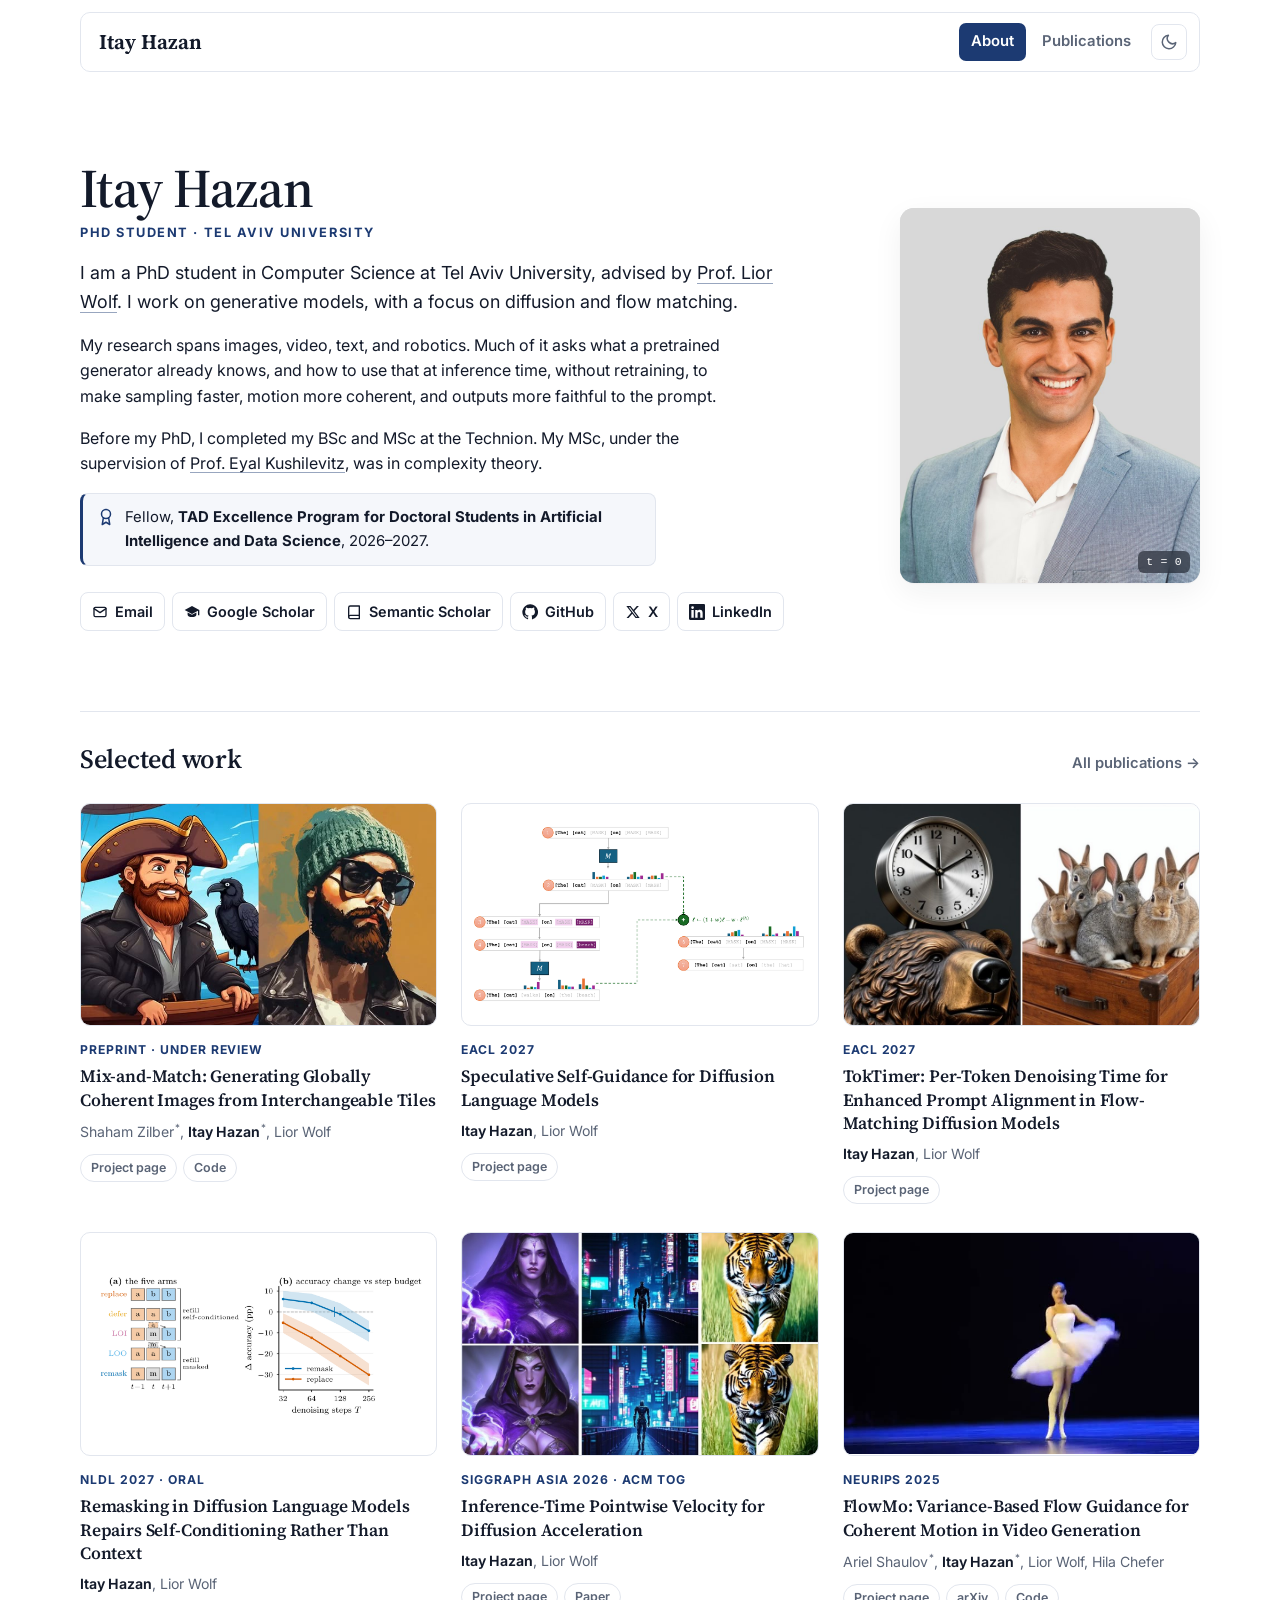
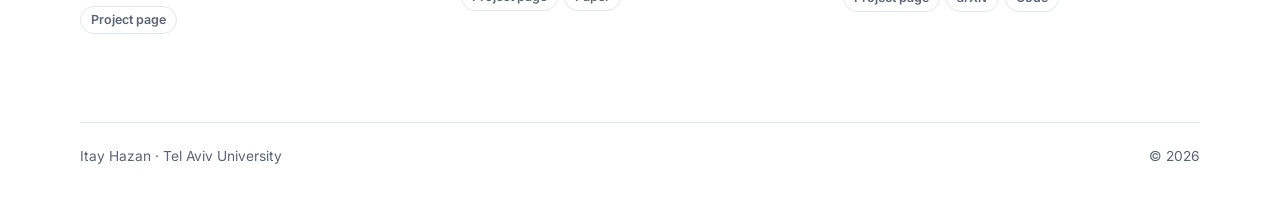
<file: index.html>
<!doctype html>
<html lang="en">
  <head>
    <meta charset="utf-8">
    <meta name="viewport" content="width=device-width, initial-scale=1">
    <title>Itay Hazan</title>
    <meta name="description" content="Itay Hazan is a PhD student at Tel Aviv University working on diffusion and flow-matching generative models for images, video, text, and robotics.">
    <meta property="og:title" content="Itay Hazan">
    <meta property="og:description" content="PhD student at Tel Aviv University working on diffusion and flow-matching generative models.">
    <meta property="og:image" content="https://itayhzn.github.io/assets/img/portrait.jpg">
    <meta property="og:type" content="website">
    <link rel="icon" type="image/svg+xml" href="favicon.svg">
    <link rel="preconnect" href="https://fonts.googleapis.com">
    <link rel="preconnect" href="https://fonts.gstatic.com" crossorigin>
    <link rel="stylesheet" href="https://fonts.googleapis.com/css2?family=Inter:wght@400;500;600;700&family=Source+Serif+4:opsz,wght@8..60,500;8..60,600;8..60,650&display=swap">
    <link rel="stylesheet" href="styles.css?v=202611221934">
    <script>
      try { const t = localStorage.getItem("theme"); if (t) document.documentElement.dataset.theme = t; } catch (_) {}
    </script>
  </head>
  <body>
    <header class="site-header">
      <a class="brand" href="index.html">Itay Hazan</a>
      <nav class="nav" aria-label="Primary">
        <a href="index.html" aria-current="page">About</a>
        <a href="publications.html">Publications</a>
        <button class="theme-toggle" id="theme-toggle" type="button" aria-label="Toggle theme">
          <svg class="icon-moon" viewBox="0 0 24 24" fill="none" stroke="currentColor" stroke-width="2" stroke-linecap="round" stroke-linejoin="round" aria-hidden="true"><path d="M21 12.8A9 9 0 1 1 11.2 3a7 7 0 0 0 9.8 9.8z"/></svg>
          <svg class="icon-sun" viewBox="0 0 24 24" fill="none" stroke="currentColor" stroke-width="2" stroke-linecap="round" stroke-linejoin="round" aria-hidden="true"><circle cx="12" cy="12" r="4"/><path d="M12 2v2M12 20v2M4.9 4.9l1.4 1.4M17.7 17.7l1.4 1.4M2 12h2M20 12h2M4.9 19.1l1.4-1.4M17.7 6.3l1.4-1.4"/></svg>
        </button>
      </nav>
    </header>

    <main class="wrap">
      <section class="hero" aria-labelledby="name">
        <div class="hero-copy">
          <h1 id="name" class="name-title">Itay Hazan</h1>
          <p class="role">PhD Student · Tel Aviv University</p>

          <p class="lead">
            I am a PhD student in Computer Science at Tel Aviv University, advised by
            <a href="https://www.cs.tau.ac.il/~wolf/" target="_blank" rel="noopener">Prof. Lior Wolf</a>.
            I work on generative models, with a focus on diffusion and flow matching.
          </p>
          <p>
            My research spans images, video, text, and robotics. Much of it asks what a pretrained
            generator already knows, and how to use that at inference time, without retraining, to make
            sampling faster, motion more coherent, and outputs more faithful to the prompt.
          </p>
          <p>
            Before my PhD, I completed my BSc and MSc at the Technion. My MSc, under the supervision of
            <a href="https://www.cs.technion.ac.il/~eyalk/" target="_blank" rel="noopener">Prof. Eyal Kushilevitz</a>,
            was in complexity theory.
          </p>

          <p class="fellowship">
            <svg viewBox="0 0 24 24" fill="none" stroke="currentColor" stroke-width="2" stroke-linecap="round" stroke-linejoin="round" aria-hidden="true"><circle cx="12" cy="8" r="6"/><path d="M15.5 13.3 17 22l-5-3-5 3 1.5-8.7"/></svg>
            <span>Fellow, <strong>TAD Excellence Program for Doctoral Students in Artificial Intelligence and Data Science</strong>, 2026–2027.</span>
          </p>

          <div class="contact" aria-label="Contact and profiles">
            <a class="button" href="mailto:itay.hzn@gmail.com">
              <svg viewBox="0 0 24 24" fill="none" stroke="currentColor" stroke-width="2" stroke-linecap="round" stroke-linejoin="round" aria-hidden="true"><rect x="3" y="5" width="18" height="14" rx="2"/><path d="m3 7 9 6 9-6"/></svg>Email</a>
            <a class="button" href="https://scholar.google.com/citations?user=1ebLvzgAAAAJ" target="_blank" rel="noopener">
              <svg viewBox="0 0 24 24" fill="currentColor" aria-hidden="true"><path d="M12 3 1 9l11 6 9-4.9V17h2V9L12 3zm-6.6 9.6V16c0 1.9 3 3.5 6.6 3.5s6.6-1.6 6.6-3.5v-3.4L12 16.2l-6.6-3.6z"/></svg>Google Scholar</a>
            <a class="button" href="https://www.semanticscholar.org/author/Itay-Hazan/2364751173" target="_blank" rel="noopener">
              <svg viewBox="0 0 24 24" fill="none" stroke="currentColor" stroke-width="2" stroke-linecap="round" stroke-linejoin="round" aria-hidden="true"><path d="M4 19.5A2.5 2.5 0 0 1 6.5 17H20V3H6.5A2.5 2.5 0 0 0 4 5.5z"/><path d="M4 19.5A2.5 2.5 0 0 0 6.5 22H20v-5"/></svg>Semantic Scholar</a>
            <a class="button" href="https://github.com/itayhzn" target="_blank" rel="noopener">
              <svg viewBox="0 0 24 24" fill="currentColor" aria-hidden="true"><path d="M12 .5a11.5 11.5 0 0 0-3.64 22.41c.58.1.79-.25.79-.56v-2c-3.2.7-3.87-1.37-3.87-1.37-.53-1.33-1.28-1.69-1.28-1.69-1.05-.71.08-.7.08-.7 1.16.08 1.77 1.19 1.77 1.19 1.03 1.77 2.7 1.26 3.36.96.1-.75.4-1.26.73-1.55-2.55-.29-5.24-1.28-5.24-5.69 0-1.26.45-2.29 1.19-3.1-.12-.29-.52-1.46.11-3.05 0 0 .97-.31 3.17 1.18a11 11 0 0 1 5.77 0c2.2-1.49 3.17-1.18 3.17-1.18.63 1.59.23 2.76.11 3.05.74.81 1.19 1.84 1.19 3.1 0 4.42-2.7 5.4-5.26 5.68.41.36.78 1.06.78 2.14v3.17c0 .31.21.67.8.56A11.5 11.5 0 0 0 12 .5z"/></svg>GitHub</a>
            <a class="button" href="https://x.com/itayhzn" target="_blank" rel="noopener">
              <svg viewBox="0 0 24 24" fill="currentColor" aria-hidden="true"><path d="M17.75 3h3.07l-6.72 7.68L22 21h-6.19l-4.85-6.34L5.41 21H2.34l7.19-8.21L2 3h6.35l4.38 5.79L17.75 3zm-1.08 16.2h1.7L7.4 4.73H5.58L16.67 19.2z"/></svg>X</a>
            <a class="button" href="https://www.linkedin.com/in/itay-hazan/" target="_blank" rel="noopener">
              <svg viewBox="0 0 24 24" fill="currentColor" aria-hidden="true"><path d="M20.45 20.45h-3.56v-5.57c0-1.33-.02-3.04-1.85-3.04-1.86 0-2.14 1.45-2.14 2.94v5.67H9.35V9h3.41v1.56h.05c.48-.9 1.64-1.85 3.37-1.85 3.6 0 4.27 2.37 4.27 5.46v6.28zM5.34 7.43a2.06 2.06 0 1 1 0-4.13 2.06 2.06 0 0 1 0 4.13zM7.12 20.45H3.56V9h3.56v11.45zM22.22 0H1.77C.79 0 0 .77 0 1.73v20.54C0 23.23.79 24 1.77 24h20.45c.98 0 1.78-.77 1.78-1.73V1.73C24 .77 23.2 0 22.22 0z"/></svg>LinkedIn</a>
          </div>
        </div>

        <figure class="portrait">
          <img src="assets/img/portrait.jpg" alt="Portrait of Itay Hazan" width="800" height="1000">
          <figcaption aria-hidden="true">t = 0</figcaption>
        </figure>
      </section>

      <section class="section" aria-labelledby="selected-title">
        <div class="section-heading">
          <h2 id="selected-title">Selected work</h2>
          <a class="more" href="publications.html">All publications →</a>
        </div>
        <div class="card-grid" id="selected-work"></div>
      </section>
    </main>

    <footer class="footer">
      <span>Itay Hazan · Tel Aviv University</span>
      <span>© <span id="year">2026</span></span>
    </footer>

    <script src="publications-data.js?v=202611221934"></script>
    <script src="site.js?v=202611221934"></script>
  </body>
</html>
</file>
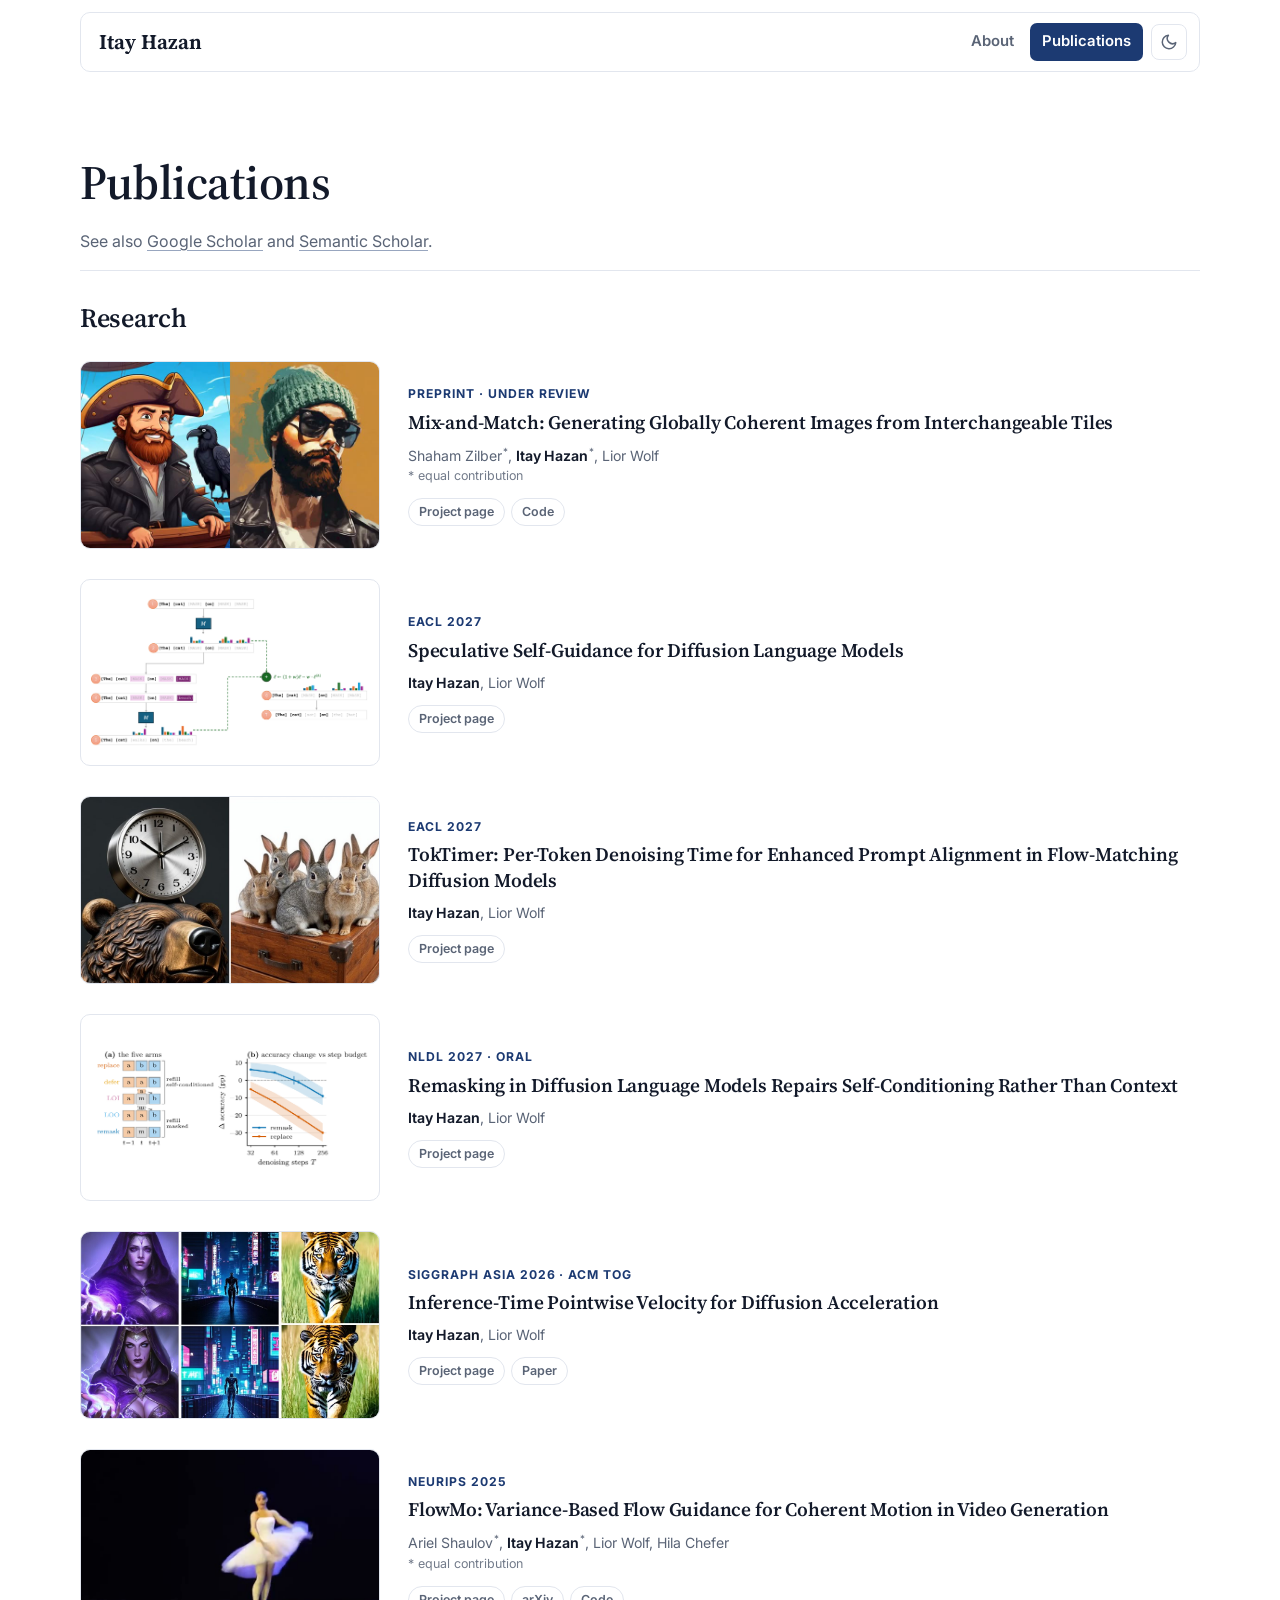
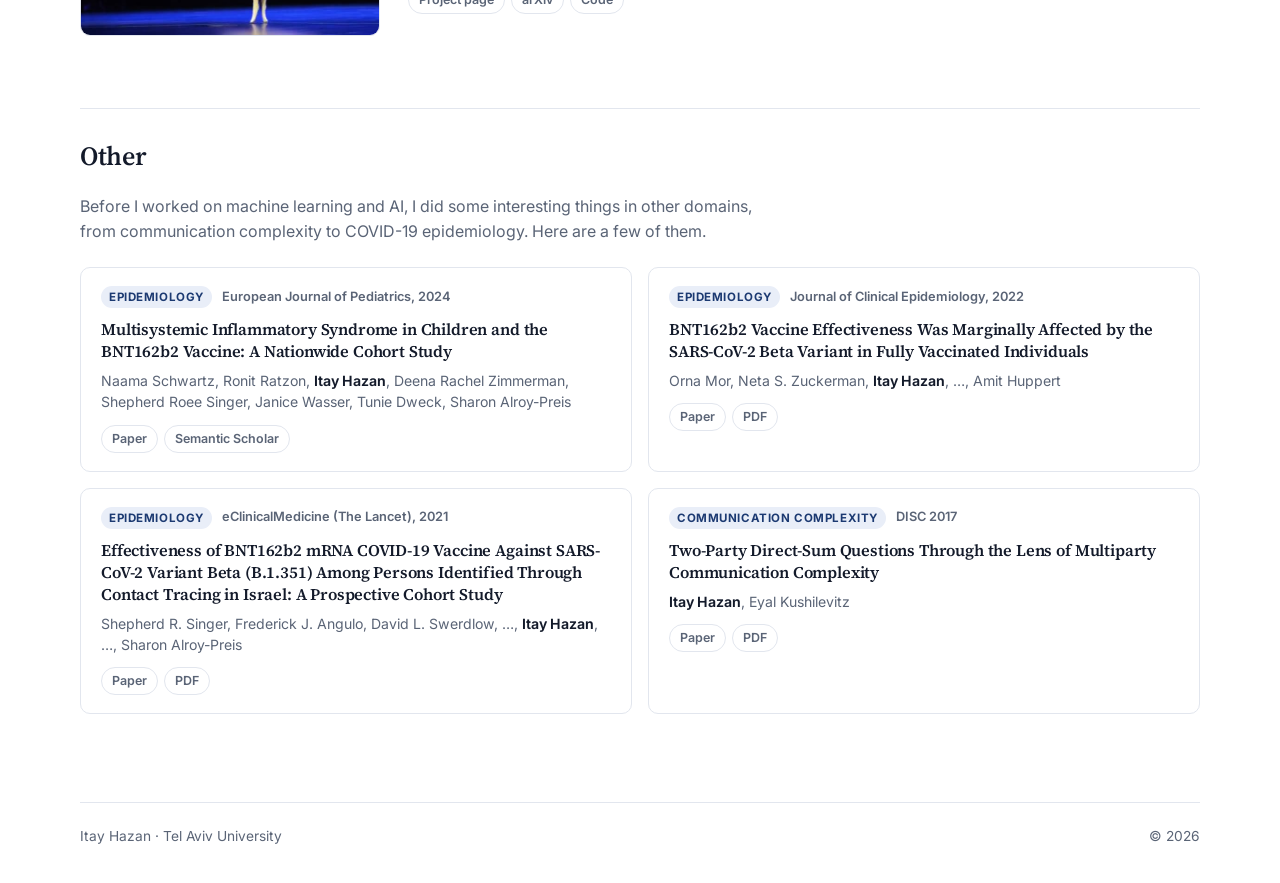
<file: publications.html>
<!doctype html>
<html lang="en">
  <head>
    <meta charset="utf-8">
    <meta name="viewport" content="width=device-width, initial-scale=1">
    <title>Publications · Itay Hazan</title>
    <meta name="description" content="Publications by Itay Hazan on diffusion and flow-matching generative models, plus earlier work in complexity theory and epidemiology.">
    <link rel="icon" type="image/svg+xml" href="favicon.svg">
    <link rel="preconnect" href="https://fonts.googleapis.com">
    <link rel="preconnect" href="https://fonts.gstatic.com" crossorigin>
    <link rel="stylesheet" href="https://fonts.googleapis.com/css2?family=Inter:wght@400;500;600;700&family=Source+Serif+4:opsz,wght@8..60,500;8..60,600;8..60,650&display=swap">
    <link rel="stylesheet" href="styles.css?v=202611221934">
    <script>
      try { const t = localStorage.getItem("theme"); if (t) document.documentElement.dataset.theme = t; } catch (_) {}
    </script>
  </head>
  <body>
    <header class="site-header">
      <a class="brand" href="index.html">Itay Hazan</a>
      <nav class="nav" aria-label="Primary">
        <a href="index.html">About</a>
        <a href="publications.html" aria-current="page">Publications</a>
        <button class="theme-toggle" id="theme-toggle" type="button" aria-label="Toggle theme">
          <svg class="icon-moon" viewBox="0 0 24 24" fill="none" stroke="currentColor" stroke-width="2" stroke-linecap="round" stroke-linejoin="round" aria-hidden="true"><path d="M21 12.8A9 9 0 1 1 11.2 3a7 7 0 0 0 9.8 9.8z"/></svg>
          <svg class="icon-sun" viewBox="0 0 24 24" fill="none" stroke="currentColor" stroke-width="2" stroke-linecap="round" stroke-linejoin="round" aria-hidden="true"><circle cx="12" cy="12" r="4"/><path d="M12 2v2M12 20v2M4.9 4.9l1.4 1.4M17.7 17.7l1.4 1.4M2 12h2M20 12h2M4.9 19.1l1.4-1.4M17.7 6.3l1.4-1.4"/></svg>
        </button>
      </nav>
    </header>

    <main class="wrap">
      <section class="page-intro">
        <h1 class="page-title">Publications</h1>
        <p>
          See also <a href="https://scholar.google.com/citations?user=1ebLvzgAAAAJ" target="_blank" rel="noopener">Google Scholar</a>
          and <a href="https://www.semanticscholar.org/author/Itay-Hazan/2364751173" target="_blank" rel="noopener">Semantic Scholar</a>.
        </p>
      </section>

      <section class="section" aria-labelledby="research-title">
        <div class="section-heading">
          <h2 id="research-title">Research</h2>
        </div>
        <div class="pub-list" id="research-list"></div>
      </section>

      <section class="section" aria-labelledby="other-title">
        <div class="section-heading">
          <h2 id="other-title">Other</h2>
        </div>
        <p class="other-intro">
          Before I worked on machine learning and AI, I did some interesting things in other domains,
          from communication complexity to COVID-19 epidemiology. Here are a few of them.
        </p>
        <div class="other-grid" id="other-list"></div>
      </section>
    </main>

    <footer class="footer">
      <span>Itay Hazan · Tel Aviv University</span>
      <span>© <span id="year">2026</span></span>
    </footer>

    <script src="publications-data.js?v=202611221934"></script>
    <script src="site.js?v=202611221934"></script>
  </body>
</html>
</file>
<file: styles.css>
/* ---------- Tokens ---------- */
:root {
  --bg: #ffffff;
  --surface: #ffffff;
  --surface-soft: #f5f7fb;
  --ink: #131a2a;
  --muted: #5a6476;
  --line: #e2e6ee;
  --accent: #1c3a72;          /* navy */
  --accent-ink: #ffffff;
  --accent-soft: #e9eef8;
  --header-bg: rgba(255, 255, 255, 0.86);
  --shadow: 0 1px 2px rgba(19, 26, 42, 0.04), 0 10px 30px rgba(19, 26, 42, 0.06);
  --serif: "Source Serif 4", Charter, "Iowan Old Style", Georgia, serif;
  --sans: "Inter", ui-sans-serif, system-ui, -apple-system, "Segoe UI", sans-serif;
  --radius: 10px;
  --max: 1120px;
  color-scheme: light;
}

@media (prefers-color-scheme: dark) {
  :root:not([data-theme="light"]) {
    --bg: #0b1019;
    --surface: #111827;
    --surface-soft: #141c2c;
    --ink: #e6eaf2;
    --muted: #9aa5b8;
    --line: #222c3d;
    --accent: #9db8ff;
    --accent-ink: #0b1019;
    --accent-soft: #18233a;
    --header-bg: rgba(11, 16, 25, 0.82);
    --shadow: 0 1px 2px rgba(0, 0, 0, 0.3), 0 10px 30px rgba(0, 0, 0, 0.25);
    color-scheme: dark;
  }
}

:root[data-theme="dark"] {
  --bg: #0b1019;
  --surface: #111827;
  --surface-soft: #141c2c;
  --ink: #e6eaf2;
  --muted: #9aa5b8;
  --line: #222c3d;
  --accent: #9db8ff;
  --accent-ink: #0b1019;
  --accent-soft: #18233a;
  --header-bg: rgba(11, 16, 25, 0.82);
  --shadow: 0 1px 2px rgba(0, 0, 0, 0.3), 0 10px 30px rgba(0, 0, 0, 0.25);
  color-scheme: dark;
}

/* ---------- Base ---------- */
* { box-sizing: border-box; }
html { scroll-behavior: smooth; -webkit-text-size-adjust: 100%; }

body {
  margin: 0;
  background: var(--bg);
  color: var(--ink);
  font-family: var(--sans);
  font-size: 16px;
  line-height: 1.6;
  -webkit-font-smoothing: antialiased;
}

a {
  color: inherit;
  text-decoration-color: color-mix(in srgb, var(--accent) 45%, transparent);
  text-decoration-thickness: 1px;
  text-underline-offset: 0.2em;
  transition: color 0.15s ease;
}
a:hover { color: var(--accent); }

:focus-visible { outline: 2px solid var(--accent); outline-offset: 2px; border-radius: 4px; }

h1, h2, h3 { font-family: var(--serif); font-weight: 600; letter-spacing: -0.01em; }

.wrap { width: min(var(--max), calc(100% - 32px)); margin: 0 auto; }

/* ---------- Header ---------- */
.site-header {
  position: sticky;
  top: 12px;
  z-index: 20;
  display: flex;
  align-items: center;
  justify-content: space-between;
  gap: 16px;
  width: min(var(--max), calc(100% - 32px));
  margin: 12px auto 0;
  padding: 10px 12px 10px 18px;
  background: var(--header-bg);
  border: 1px solid var(--line);
  border-radius: var(--radius);
  backdrop-filter: blur(16px);
  -webkit-backdrop-filter: blur(16px);
}

.brand {
  font-family: var(--serif);
  font-size: 1.3rem;
  font-weight: 650;
  text-decoration: none;
  white-space: nowrap;
}

.nav { display: flex; align-items: center; gap: 4px; }

.nav a {
  padding: 7px 12px;
  border-radius: 7px;
  color: var(--muted);
  font-size: 0.93rem;
  font-weight: 600;
  text-decoration: none;
}
.nav a:hover { background: var(--surface-soft); color: var(--ink); }
.nav a[aria-current="page"] { background: var(--accent); color: var(--accent-ink); }

.theme-toggle {
  display: inline-grid;
  place-items: center;
  width: 36px;
  height: 36px;
  margin-left: 4px;
  padding: 0;
  border: 1px solid var(--line);
  border-radius: 8px;
  background: transparent;
  color: var(--muted);
  cursor: pointer;
}
.theme-toggle:hover { color: var(--ink); background: var(--surface-soft); }
.theme-toggle svg { width: 18px; height: 18px; }
.theme-toggle .icon-sun { display: none; }
:root[data-theme="dark"] .theme-toggle .icon-sun { display: block; }
:root[data-theme="dark"] .theme-toggle .icon-moon { display: none; }
@media (prefers-color-scheme: dark) {
  :root:not([data-theme="light"]) .theme-toggle .icon-sun { display: block; }
  :root:not([data-theme="light"]) .theme-toggle .icon-moon { display: none; }
}

/* ---------- Hero ---------- */
.hero {
  display: grid;
  grid-template-columns: minmax(0, 1fr) minmax(220px, 300px);
  gap: clamp(32px, 6vw, 80px);
  align-items: center;
  padding: clamp(48px, 7vw, 88px) 0 clamp(48px, 6vw, 72px);
}

.name-title {
  margin: 0 0 6px;
  font-size: clamp(2.4rem, 5vw, 3.4rem);
  line-height: 1.05;
}

.role {
  margin: 0 0 26px;
  color: var(--accent);
  font-size: 0.8rem;
  font-weight: 700;
  letter-spacing: 0.12em;
  text-transform: uppercase;
}

.hero-copy p { margin: 0 0 16px; max-width: 64ch; }
.hero-copy .lead { font-size: 1.12rem; }

.fellowship {
  display: flex;
  gap: 10px;
  align-items: flex-start;
  margin: 22px 0 0;
  padding: 12px 14px;
  max-width: 64ch;
  border: 1px solid var(--line);
  border-left: 3px solid var(--accent);
  border-radius: 8px;
  background: var(--surface-soft);
  font-size: 0.93rem;
}
.fellowship svg { flex: none; width: 18px; height: 18px; margin-top: 2px; color: var(--accent); }

.contact { display: flex; flex-wrap: wrap; gap: 7px; margin-top: 26px; }

.button {
  display: inline-flex;
  align-items: center;
  gap: 7px;
  padding: 7px 11px;
  border: 1px solid var(--line);
  border-radius: 8px;
  background: var(--surface);
  color: var(--ink);
  font-size: 0.9rem;
  font-weight: 600;
  text-decoration: none;
  transition: border-color 0.15s ease, background 0.15s ease, color 0.15s ease, transform 0.15s ease;
}
.button svg { width: 16px; height: 16px; flex: none; }
.button:hover { border-color: var(--accent); color: var(--accent); background: var(--accent-soft); }

/* Portrait — "denoises" into view on load, a nod to diffusion sampling. */
.portrait {
  position: relative;
  margin: 0;
  aspect-ratio: 4 / 5;
  border-radius: 14px;
  overflow: hidden;
  background: #d9dadc;
  box-shadow: var(--shadow);
  isolation: isolate;
}
.portrait img {
  display: block;
  width: 100%;
  height: 100%;
  object-fit: cover;
  animation: sharpen 1.9s cubic-bezier(0.22, 0.8, 0.3, 1) both;
}
.portrait::after {
  content: "";
  position: absolute;
  inset: -50%;
  background-image: url("data:image/svg+xml,%3Csvg xmlns='http://www.w3.org/2000/svg' width='220' height='220'%3E%3Cfilter id='n'%3E%3CfeTurbulence type='fractalNoise' baseFrequency='0.9' numOctaves='2' stitchTiles='stitch'/%3E%3CfeColorMatrix values='0 0 0 0 0.5 0 0 0 0 0.5 0 0 0 0 0.5 0 0 0 1.6 -0.3'/%3E%3C/filter%3E%3Crect width='100%25' height='100%25' filter='url(%23n)'/%3E%3C/svg%3E");
  mix-blend-mode: hard-light;
  pointer-events: none;
  animation: denoise 1.9s cubic-bezier(0.22, 0.8, 0.3, 1) both, jitter 0.12s steps(3) 0s 16;
}
.portrait figcaption {
  position: absolute;
  right: 10px;
  bottom: 10px;
  z-index: 1;
  padding: 3px 8px;
  border-radius: 6px;
  background: rgba(10, 14, 22, 0.55);
  color: #fff;
  font: 500 0.72rem/1.4 ui-monospace, SFMono-Regular, Menlo, monospace;
  letter-spacing: 0.02em;
  backdrop-filter: blur(4px);
  animation: fadeIn 0.6s ease 1.7s both;
}

@keyframes sharpen { from { filter: blur(14px) saturate(0.6); transform: scale(1.04); } to { filter: none; transform: none; } }
@keyframes denoise { from { opacity: 1; } to { opacity: 0; } }
@keyframes jitter { 0% { transform: translate(0, 0); } 33% { transform: translate(-7%, 4%); } 66% { transform: translate(5%, -6%); } }
@keyframes fadeIn { from { opacity: 0; transform: translateY(4px); } to { opacity: 1; transform: none; } }

/* ---------- Sections ---------- */
.section { padding: 8px 0 64px; }

.section-heading {
  display: flex;
  align-items: baseline;
  justify-content: space-between;
  gap: 16px;
  margin-bottom: 22px;
  padding-top: 26px;
  border-top: 1px solid var(--line);
}
.section-heading h2 { margin: 0; font-size: 1.65rem; }
.section-heading .more {
  color: var(--muted);
  font-size: 0.92rem;
  font-weight: 600;
  text-decoration: none;
  white-space: nowrap;
}
.section-heading .more:hover { color: var(--accent); }

.page-intro { padding: clamp(40px, 6vw, 72px) 0 8px; }
.page-title { margin: 0 0 8px; font-size: clamp(2.2rem, 4.5vw, 3rem); }
.page-intro p { margin: 0; color: var(--muted); max-width: 62ch; }

/* ---------- Publication cards (home) ---------- */
.card-grid {
  display: grid;
  grid-template-columns: repeat(3, minmax(0, 1fr));
  gap: 28px 24px;
}

.pub-media {
  position: relative;
  display: block;
  aspect-ratio: 16 / 10;
  border-radius: var(--radius);
  overflow: hidden;
  background: var(--surface-soft);
  border: 1px solid var(--line);
}
.pub-media img, .pub-media video {
  display: block;
  width: 100%;
  height: 100%;
  object-fit: cover;
  transition: transform 0.5s cubic-bezier(0.22, 0.8, 0.3, 1);
}
.pub-media.is-contain { background: #ffffff; }
.pub-media.is-contain img { object-fit: contain; padding: 2%; }
.pub-card:hover .pub-media img, .pub-card:hover .pub-media video,
.pub-row:hover .pub-media img, .pub-row:hover .pub-media video { transform: scale(1.035); }
.pub-card:hover .pub-media.is-contain img, .pub-row:hover .pub-media.is-contain img { transform: scale(1.02); }

.media-placeholder {
  display: block;
  width: 100%;
  height: 100%;
  background: linear-gradient(135deg, var(--accent-soft), var(--surface-soft));
}

.pub-body { padding-top: 14px; }

.venue {
  margin: 0 0 6px;
  color: var(--accent);
  font-size: 0.76rem;
  font-weight: 700;
  letter-spacing: 0.08em;
  text-transform: uppercase;
}

.pub-card h3, .pub-row h3, .other-card h3 {
  margin: 0 0 8px;
  font-size: 1.08rem;
  line-height: 1.35;
}
.pub-card h3 a, .pub-row h3 a, .other-card h3 a { text-decoration: none; }

.authors { margin: 0 0 12px; color: var(--muted); font-size: 0.88rem; line-height: 1.5; }
.authors .me { color: var(--ink); font-weight: 650; }
.authors sup { font-size: 0.7em; margin-left: 1px; }
.eq-note { display: block; margin-top: 2px; font-size: 0.78rem; opacity: 0.85; }

.pills { display: flex; flex-wrap: wrap; gap: 6px; }
.pill {
  display: inline-block;
  padding: 3px 10px;
  border: 1px solid var(--line);
  border-radius: 999px;
  color: var(--muted);
  font-size: 0.78rem;
  font-weight: 600;
  text-decoration: none;
  transition: border-color 0.15s ease, color 0.15s ease, background 0.15s ease;
}
.pill:hover { border-color: var(--accent); color: var(--accent); background: var(--accent-soft); }

/* ---------- Publication rows (publications page) ---------- */
.pub-list { display: grid; gap: 30px; }

.pub-row {
  display: grid;
  grid-template-columns: minmax(200px, 300px) minmax(0, 1fr);
  gap: 28px;
  align-items: center;
}
.pub-row .pub-body { padding-top: 0; }
.pub-row h3 { font-size: 1.2rem; }

/* ---------- Other works ---------- */
.other-intro { margin: -6px 0 22px; color: var(--muted); max-width: 70ch; }

.other-grid {
  display: grid;
  grid-template-columns: repeat(2, minmax(0, 1fr));
  gap: 16px;
}

.other-card {
  padding: 18px 20px;
  border: 1px solid var(--line);
  border-radius: var(--radius);
  background: var(--surface);
  transition: border-color 0.15s ease, box-shadow 0.2s ease;
}
.other-card:hover { border-color: color-mix(in srgb, var(--accent) 40%, var(--line)); box-shadow: var(--shadow); }
.other-card h3 { font-size: 1.02rem; }

.other-meta {
  display: flex;
  flex-wrap: wrap;
  align-items: center;
  gap: 6px 10px;
  margin: 0 0 10px;
  color: var(--muted);
  font-size: 0.8rem;
  font-weight: 600;
}
.field {
  padding: 2px 8px;
  border-radius: 999px;
  background: var(--accent-soft);
  color: var(--accent);
  font-size: 0.72rem;
  font-weight: 700;
  letter-spacing: 0.05em;
  text-transform: uppercase;
}

/* ---------- Footer ---------- */
.footer {
  display: flex;
  flex-wrap: wrap;
  justify-content: space-between;
  gap: 8px 24px;
  width: min(var(--max), calc(100% - 32px));
  margin: 24px auto 0;
  padding: 22px 0 36px;
  border-top: 1px solid var(--line);
  color: var(--muted);
  font-size: 0.86rem;
}

/* ---------- Responsive ---------- */
@media (max-width: 960px) {
  .card-grid { grid-template-columns: repeat(2, minmax(0, 1fr)); }
}

@media (max-width: 760px) {
  .hero { grid-template-columns: 1fr; gap: 28px; padding-top: 36px; }
  .portrait { order: -1; width: min(240px, 62%); }
  .pub-row { grid-template-columns: 1fr; gap: 0; }
  .pub-row .pub-body { padding-top: 14px; }
  .other-grid { grid-template-columns: 1fr; }
}

@media (max-width: 560px) {
  .card-grid { grid-template-columns: 1fr; }
  .site-header { padding: 8px 8px 8px 14px; }
  .brand { font-size: 1.12rem; }
  .nav a { padding: 6px 9px; font-size: 0.88rem; }
  .button { padding: 7px 11px; font-size: 0.86rem; }
}

@media (prefers-reduced-motion: reduce) {
  html { scroll-behavior: auto; }
  .portrait img, .portrait::after, .portrait figcaption { animation: none; }
  .portrait::after { opacity: 0; }
  .pub-media img, .pub-media video { transition: none; }
}
</file>
